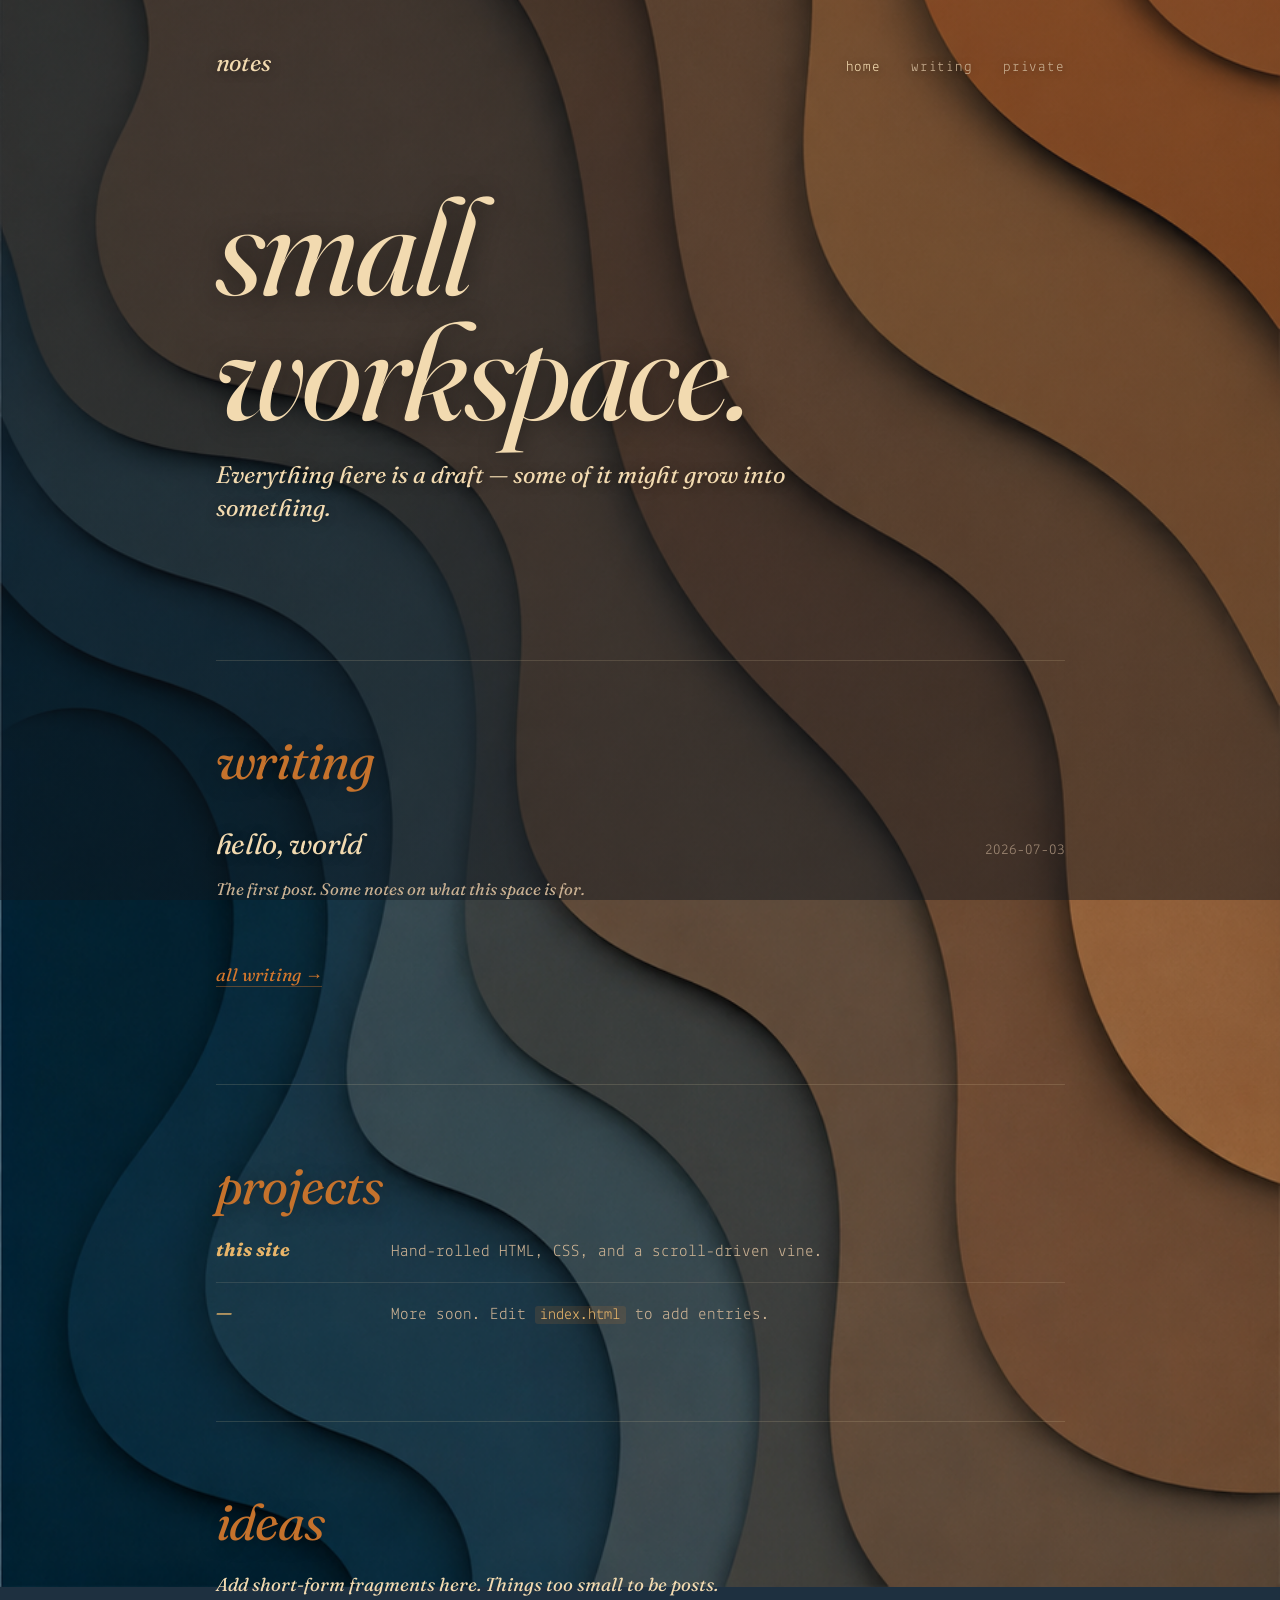
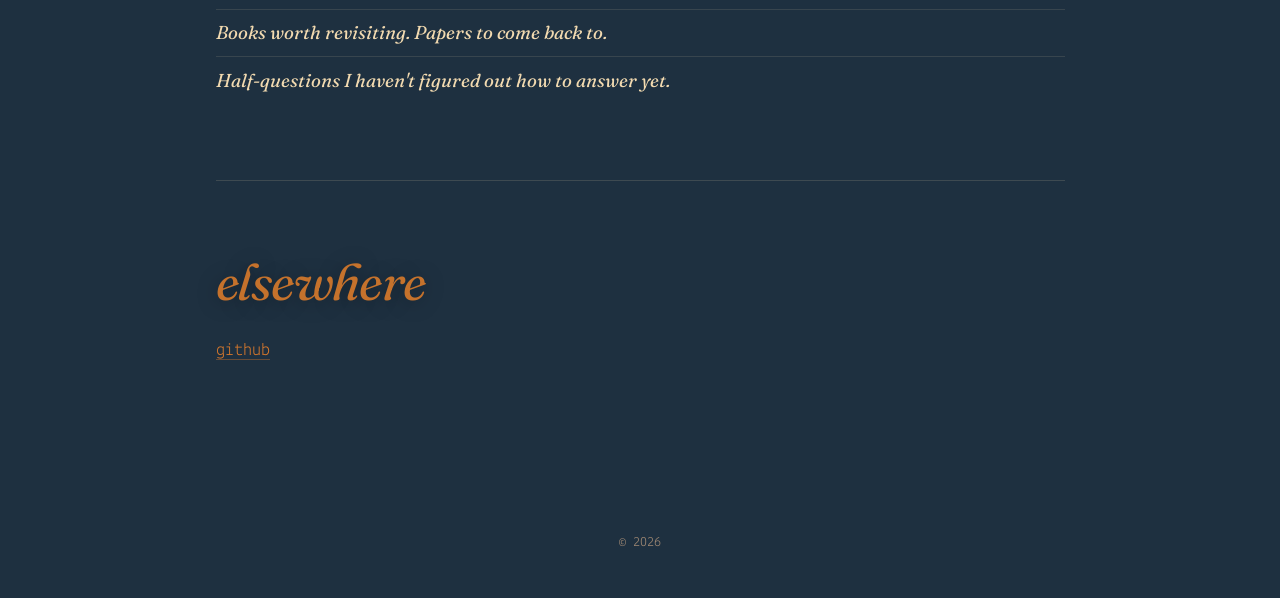
<file: index.html>
<!DOCTYPE html>
<html lang="en">
<head>
  <meta charset="UTF-8" />
  <meta name="viewport" content="width=device-width, initial-scale=1.0" />
  <title>notes</title>
  <meta name="description" content="A creative space for writing, ideas, and things being built." />
  <link rel="preconnect" href="https://fonts.googleapis.com" />
  <link rel="preconnect" href="https://fonts.gstatic.com" crossorigin />
  <link href="https://fonts.googleapis.com/css2?family=Fraunces:ital,opsz,wght@0,9..144,400;0,9..144,700;1,9..144,400;1,9..144,700&family=Lekton:ital,wght@0,400;0,700;1,400&display=swap" rel="stylesheet" />
  <link rel="stylesheet" href="css/style.css" />
</head>
<body>
  <header class="site-header">
    <a href="index.html" class="logo">notes</a>
    <nav>
      <a href="index.html" class="active">home</a>
      <a href="blog.html">writing</a>
      <a href="private.html">private</a>
    </nav>
  </header>

  <main class="container">
    <section class="hero">
      <h1>small<br/>workspace.</h1>
      <p class="lede">
        Everything here is a draft &mdash; some of it might grow into
        something.
      </p>
    </section>

    <hr class="rule" />

    <section>
      <p class="section-label">Writing</p>
      <div>
        <ul class="post-list">
          <li>
            <a href="blog/hello-world.html">
              <span class="post-title">hello, world</span>
              <span class="post-date">2026-07-03</span>
            </a>
            <p class="post-excerpt">
              The first post. Some notes on what this space is for.
            </p>
          </li>
        </ul>
        <p class="more-link"><a href="blog.html">all writing &rarr;</a></p>
      </div>
    </section>

    <hr class="rule" />

    <section>
      <p class="section-label">Projects</p>
      <div>
        <ul class="project-list">
          <li>
            <span class="project-name">this site</span>
            <span class="project-desc">Hand-rolled HTML, CSS, and a scroll-driven vine.</span>
          </li>
          <li>
            <span class="project-name">&mdash;</span>
            <span class="project-desc">More soon. Edit <code>index.html</code> to add entries.</span>
          </li>
        </ul>
      </div>
    </section>

    <hr class="rule" />

    <section>
      <p class="section-label">Ideas</p>
      <div>
        <ul class="ideas-list">
          <li>Add short-form fragments here. Things too small to be posts.</li>
          <li>Books worth revisiting. Papers to come back to.</li>
          <li>Half-questions I haven't figured out how to answer yet.</li>
        </ul>
      </div>
    </section>

    <hr class="rule" />

    <section>
      <p class="section-label">Elsewhere</p>
      <div>
        <ul class="links">
          <li><a href="https://github.com/lej-ej">github</a></li>
        </ul>
      </div>
    </section>
  </main>

  <footer class="site-footer">
    <p>&copy; <span id="year"></span></p>
  </footer>

  <script src="js/main.js"></script>
</body>
</html>
</file>
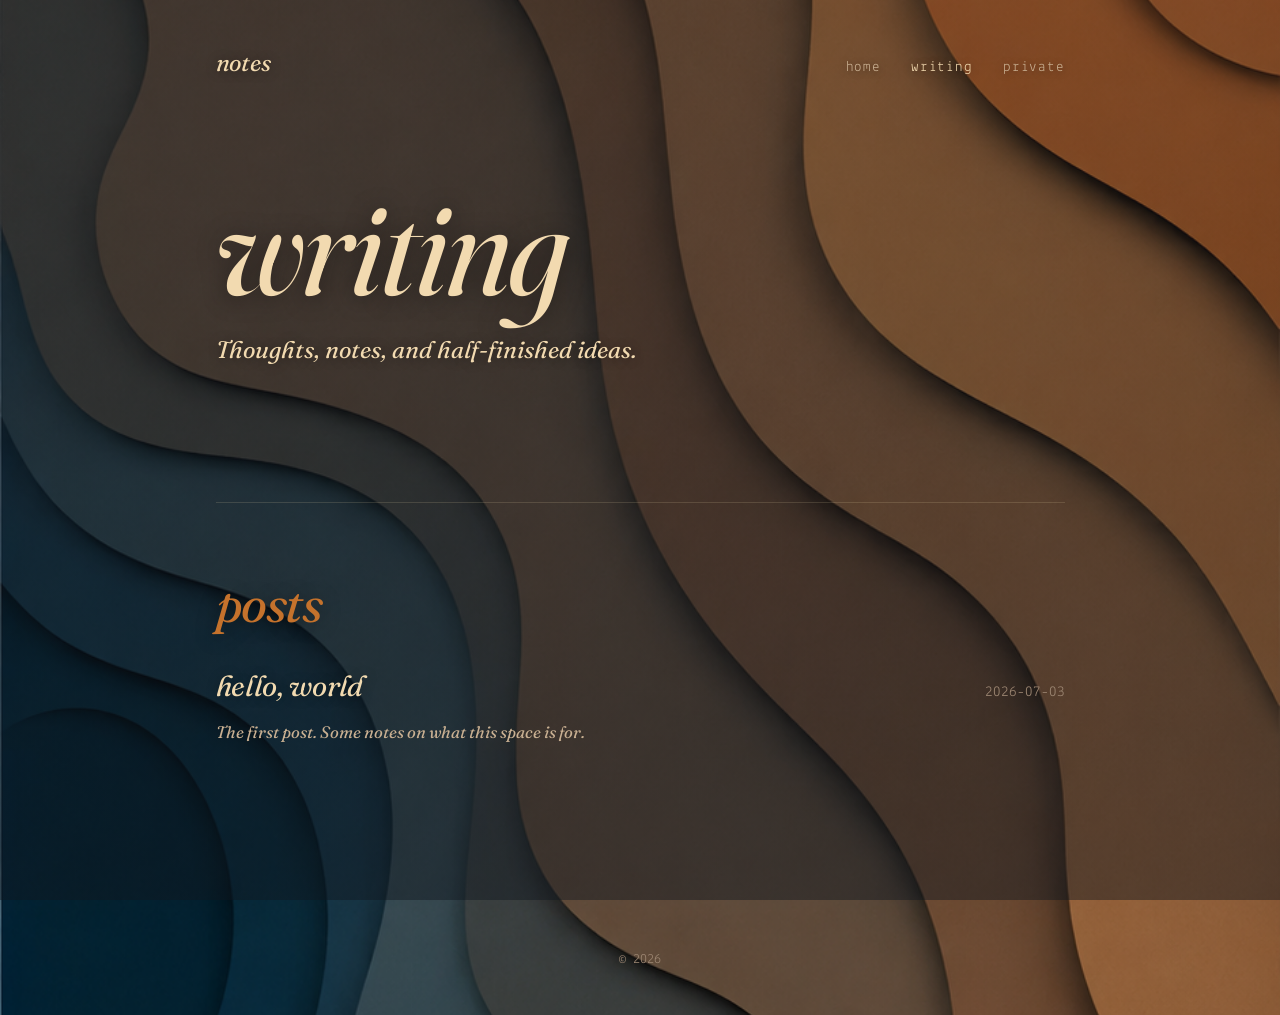
<file: blog.html>
<!DOCTYPE html>
<html lang="en">
<head>
  <meta charset="UTF-8" />
  <meta name="viewport" content="width=device-width, initial-scale=1.0" />
  <title>writing — notes</title>
  <link rel="preconnect" href="https://fonts.googleapis.com" />
  <link rel="preconnect" href="https://fonts.gstatic.com" crossorigin />
  <link href="https://fonts.googleapis.com/css2?family=Fraunces:ital,opsz,wght@0,9..144,400;0,9..144,700;1,9..144,400;1,9..144,700&family=Lekton:ital,wght@0,400;0,700;1,400&display=swap" rel="stylesheet" />
  <link rel="stylesheet" href="css/style.css" />
</head>
<body>

  <header class="site-header">
    <a href="index.html" class="logo">notes</a>
    <nav>
      <a href="index.html">home</a>
      <a href="blog.html" class="active">writing</a>
      <a href="private.html">private</a>
    </nav>
  </header>

  <main class="container">
    <section class="hero">
      <h1>writing</h1>
      <p class="lede">Thoughts, notes, and half-finished ideas.</p>
    </section>

    <hr class="rule" />

    <section>
      <p class="section-label">Posts</p>
      <div>
        <ul class="post-list">
          <li>
            <a href="blog/hello-world.html">
              <span class="post-title">hello, world</span>
              <span class="post-date">2026-07-03</span>
            </a>
            <p class="post-excerpt">
              The first post. Some notes on what this space is for.
            </p>
          </li>
        </ul>
      </div>
    </section>
  </main>

  <footer class="site-footer">
    <p>&copy; <span id="year"></span></p>
  </footer>

  <script src="js/main.js"></script>
</body>
</html>
</file>
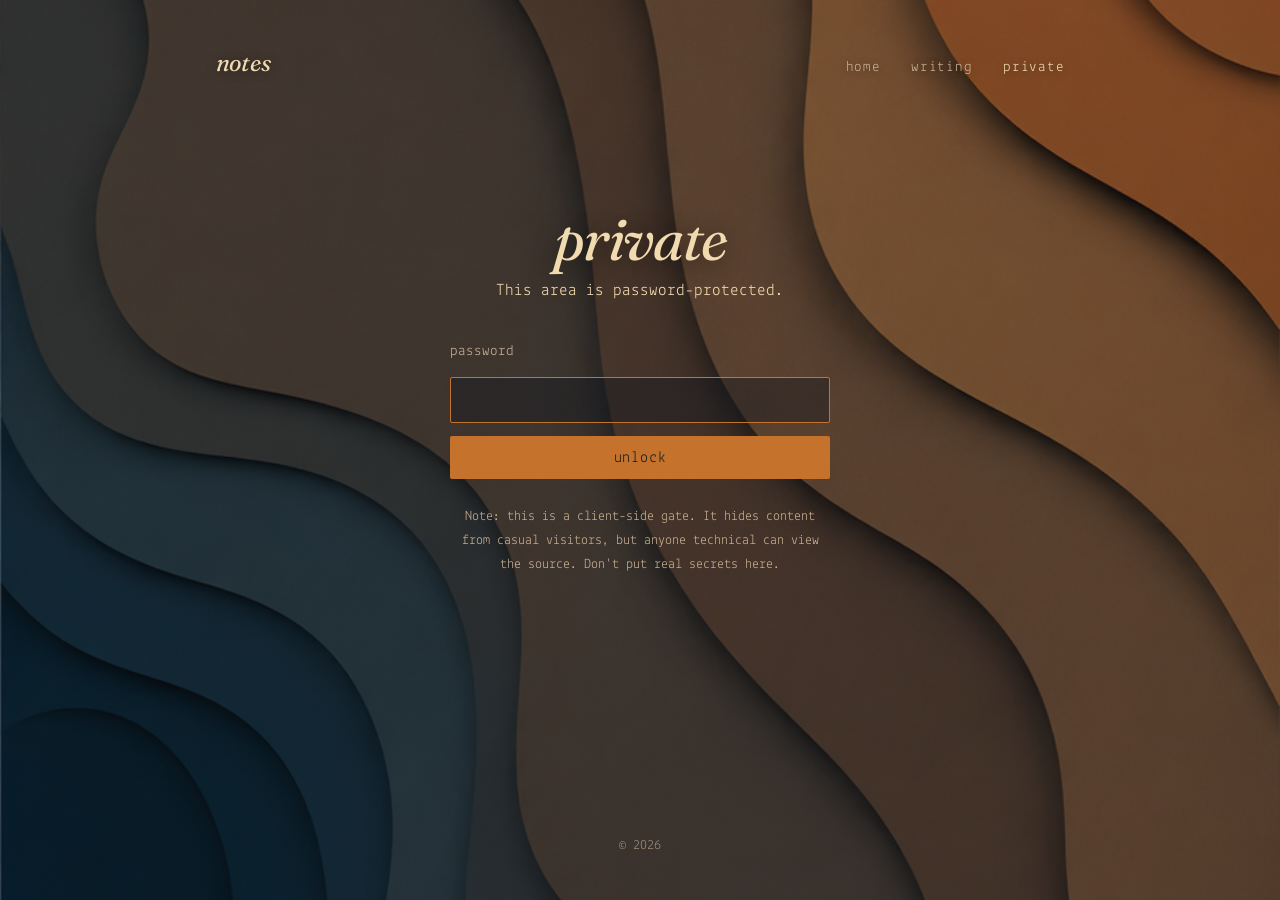
<file: private.html>
<!DOCTYPE html>
<html lang="en">
<head>
  <meta charset="UTF-8" />
  <meta name="viewport" content="width=device-width, initial-scale=1.0" />
  <title>private — notes</title>
  <link rel="preconnect" href="https://fonts.googleapis.com" />
  <link rel="preconnect" href="https://fonts.gstatic.com" crossorigin />
  <link href="https://fonts.googleapis.com/css2?family=Fraunces:ital,opsz,wght@0,9..144,400;0,9..144,700;1,9..144,400;1,9..144,700&family=Lekton:ital,wght@0,400;0,700;1,400&display=swap" rel="stylesheet" />
  <link rel="stylesheet" href="css/style.css" />
</head>
<body>
  <header class="site-header">
    <a href="index.html" class="logo">notes</a>
    <nav>
      <a href="index.html">home</a>
      <a href="blog.html">writing</a>
      <a href="private.html" class="active">private</a>
    </nav>
  </header>

  <main class="container">
    <section id="gate" class="gate">
      <h1>private</h1>
      <p class="lede">
        This area is password-protected.
      </p>
      <form id="gate-form" class="gate-form" autocomplete="off">
        <label for="pw">password</label>
        <input type="password" id="pw" name="pw" required autofocus />
        <button type="submit">unlock</button>
        <p id="gate-error" class="gate-error" hidden>Wrong password.</p>
      </form>
      <p class="note">
        Note: this is a client-side gate. It hides content from casual
        visitors, but anyone technical can view the source. Don't put
        real secrets here.
      </p>
    </section>

    <section id="content" class="private-content" hidden>
      <div class="editor">
        <div class="editor-topbar">
          <select id="draft-select" class="draft-select" aria-label="select draft"></select>
          <div class="editor-actions">
            <button class="btn" id="new-draft" type="button">+ new</button>
            <button class="btn btn-secondary" id="export-md" type="button">export .md</button>
            <button class="btn btn-secondary" id="export-html" type="button">export .html</button>
            <button class="btn btn-secondary btn-danger" id="delete-draft" type="button">delete</button>
          </div>
        </div>

        <input
          class="draft-title"
          type="text"
          id="draft-title"
          placeholder="untitled"
          autocomplete="off"
          spellcheck="true"
        />

        <textarea
          class="draft-body"
          id="draft-body"
          placeholder="start writing&hellip;"
          spellcheck="true"
        ></textarea>

        <div class="editor-footer">
          <p class="save-status" id="save-status">&mdash;</p>
          <button id="lock-btn" class="lock-btn" type="button">lock</button>
        </div>

        <p class="editor-note">
          drafts save to this browser's local storage. they aren't
          synced across devices. use export .md to keep a backup, or
          export .html to publish a post &mdash; save the file into
          <code>blog/</code> and add a link on <code>blog.html</code>.
        </p>
      </div>
    </section>
  </main>

  <footer class="site-footer">
    <p>&copy; <span id="year"></span></p>
  </footer>

  <script src="js/main.js"></script>
  <script src="js/editor.js"></script>
  <script src="js/gate.js"></script>
</body>
</html>
</file>
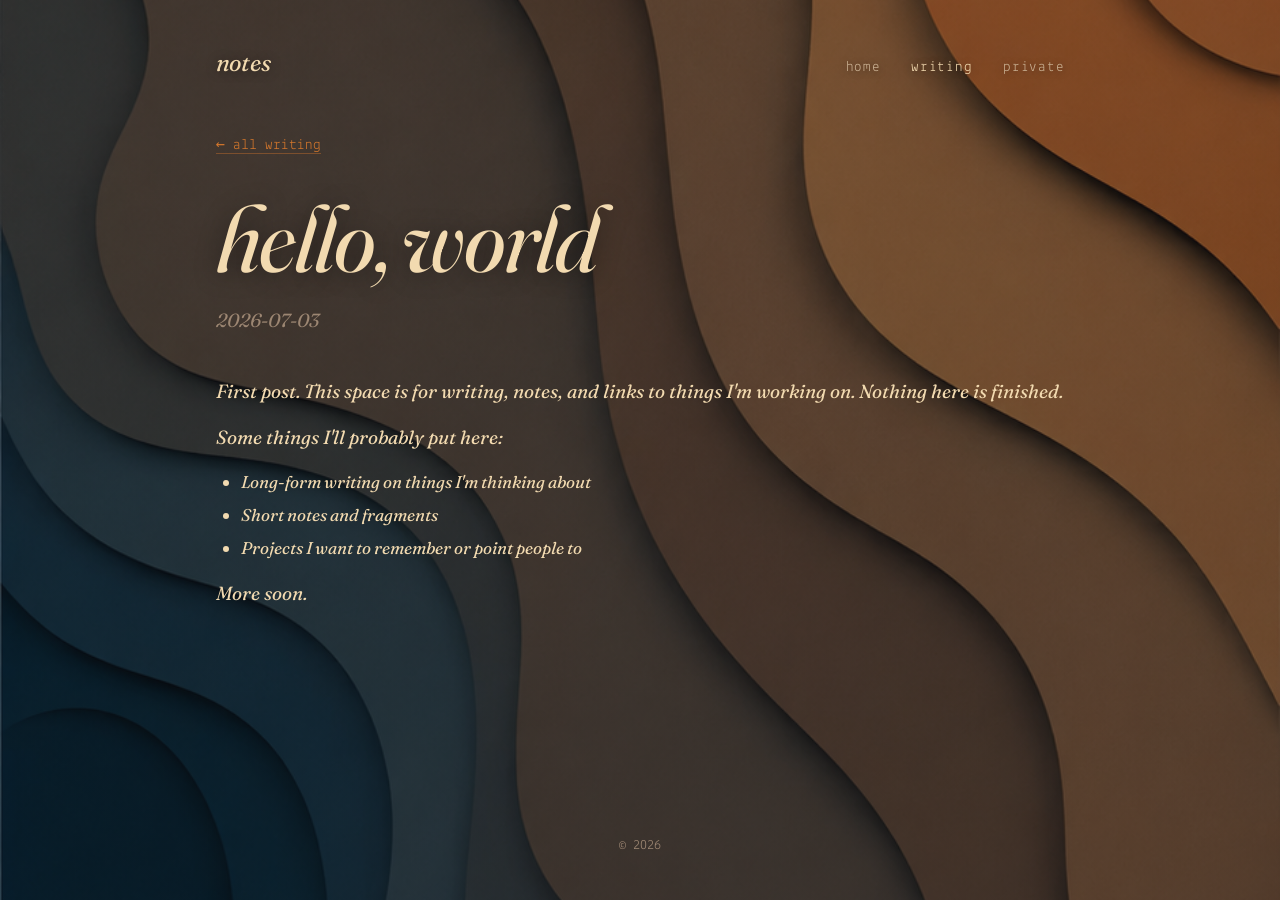
<file: blog/hello-world.html>
<!DOCTYPE html>
<html lang="en">
<head>
  <meta charset="UTF-8" />
  <meta name="viewport" content="width=device-width, initial-scale=1.0" />
  <title>hello, world — notes</title>
  <link rel="preconnect" href="https://fonts.googleapis.com" />
  <link rel="preconnect" href="https://fonts.gstatic.com" crossorigin />
  <link href="https://fonts.googleapis.com/css2?family=Fraunces:ital,opsz,wght@0,9..144,400;0,9..144,700;1,9..144,400;1,9..144,700&family=Lekton:ital,wght@0,400;0,700;1,400&display=swap" rel="stylesheet" />
  <link rel="stylesheet" href="../css/style.css" />
</head>
<body>

  <header class="site-header">
    <a href="../index.html" class="logo">notes</a>
    <nav>
      <a href="../index.html">home</a>
      <a href="../blog.html" class="active">writing</a>
      <a href="../private.html">private</a>
    </nav>
  </header>

  <main class="container post">
    <p class="back"><a href="../blog.html">&larr; all writing</a></p>
    <article>
      <header class="post-header">
        <h1>hello, world</h1>
        <p class="post-meta">2026-07-03</p>
      </header>

      <p>
        First post. This space is for writing, notes, and links to
        things I'm working on. Nothing here is finished.
      </p>

      <p>
        Some things I'll probably put here:
      </p>
      <ul>
        <li>Long-form writing on things I'm thinking about</li>
        <li>Short notes and fragments</li>
        <li>Projects I want to remember or point people to</li>
      </ul>

      <p>
        More soon.
      </p>
    </article>
  </main>

  <footer class="site-footer">
    <p>&copy; <span id="year"></span></p>
  </footer>

  <script src="../js/main.js"></script>
</body>
</html>
</file>
<file: css/style.css>
/*
  Palette pulled from the paper-cut background image:
  deep teal, warm browns, rust orange, cream highlights.
  Image is used directly as the fixed body background.
*/

:root {
  --bg: #1e3040;
  --ink: #f2dab0;
  --muted: #c9b092;
  --faint: #9c8672;
  --rule: #4a3a28;
  --accent: #d4772c;
  --gold:   #e8b56a;
  --teal:   #2c4a5a;
  --brown:  #7a5a42;
  --rust:   #c5722c;
  --cream:  #f2dab0;
  --content-width: 900px;
}

* {
  box-sizing: border-box;
  margin: 0;
  padding: 0;
}

html {
  font-size: 17px;
  -webkit-font-smoothing: antialiased;
  -moz-osx-font-smoothing: grayscale;
}

body {
  background-color: var(--bg);
  background-image:
    linear-gradient(rgba(15, 22, 30, 0.35), rgba(15, 22, 30, 0.45)),
    url("../bg.png");
  background-size: cover;
  background-position: center;
  background-attachment: fixed;
  background-repeat: no-repeat;
  color: var(--ink);
  font-family: 'Lekton', 'JetBrains Mono', 'IBM Plex Mono', ui-monospace, monospace;
  line-height: 1.65;
  min-height: 100vh;
  display: flex;
  flex-direction: column;
  position: relative;
  overflow-x: hidden;
}

/* ── typography ────────────────────────────────────── */
h1, h2, h3 {
  font-family: 'Fraunces', 'Playfair Display', Georgia, serif;
  font-weight: 400;
  font-style: italic;
  line-height: 1.0;
  letter-spacing: -0.02em;
  color: var(--cream);
  text-shadow: 0 2px 24px rgba(0, 0, 0, 0.45);
}

h1 { font-size: 5.5rem; margin-bottom: 1.2rem; }
h2 { font-size: 2rem; margin: 2rem 0 0.6rem; }
h3 { font-size: 1.35rem; margin: 1.4rem 0 0.4rem; }

p { margin-bottom: 1rem; }

a {
  color: var(--accent);
  text-decoration: none;
  border-bottom: 1px solid rgba(212, 119, 44, 0.4);
  transition: color 0.2s ease, border-color 0.2s ease;
}
a:hover {
  color: var(--gold);
  border-bottom-color: var(--gold);
}

em, i {
  font-family: 'Fraunces', Georgia, serif;
  font-style: italic;
  color: var(--gold);
}

code {
  font-family: 'Lekton', monospace;
  background: rgba(212, 119, 44, 0.14);
  padding: 0.05em 0.35em;
  border-radius: 3px;
  font-size: 0.92em;
  color: var(--gold);
}

hr.rule {
  border: none;
  border-top: 1px solid rgba(242, 218, 176, 0.15);
  margin: 3rem 0;
}

/* ── site header ───────────────────────────────────── */
.site-header {
  max-width: var(--content-width);
  margin: 0 auto;
  padding: 2.5rem 1.5rem 1rem;
  display: flex;
  justify-content: space-between;
  align-items: baseline;
  flex-wrap: wrap;
  gap: 1rem;
  width: 100%;
  position: relative;
  z-index: 2;
}

.logo {
  font-family: 'Fraunces', Georgia, serif;
  font-style: italic;
  font-size: 1.4rem;
  font-weight: 400;
  color: var(--cream);
  border-bottom: none;
  letter-spacing: -0.01em;
  text-shadow: 0 1px 12px rgba(0, 0, 0, 0.4);
}
.logo:hover { border-bottom: none; color: var(--gold); }

.site-header nav {
  display: flex;
  gap: 1.8rem;
}
.site-header nav a {
  font-family: 'Lekton', monospace;
  color: var(--muted);
  font-size: 0.9rem;
  border-bottom: none;
  letter-spacing: 0.05em;
  text-transform: lowercase;
  text-shadow: 0 1px 8px rgba(0, 0, 0, 0.4);
}
.site-header nav a.active,
.site-header nav a:hover {
  color: var(--cream);
  border-bottom: none;
}

/* ── container ─────────────────────────────────────── */
.container {
  max-width: var(--content-width);
  margin: 0 auto;
  padding: 2rem 1.5rem 5rem;
  width: 100%;
  flex: 1;
  position: relative;
  z-index: 1;
}

/* ── hero ──────────────────────────────────────────── */
.hero {
  padding: 3rem 0 4rem;
  margin-bottom: 1rem;
}
.hero h1 {
  font-size: 8rem;
  line-height: 0.92;
  margin-bottom: 1.5rem;
}
.hero .lede {
  font-family: 'Fraunces', Georgia, serif;
  font-style: italic;
  font-size: 1.4rem;
  line-height: 1.35;
  color: var(--cream);
  max-width: 34rem;
  margin-bottom: 1rem;
  text-shadow: 0 1px 12px rgba(0, 0, 0, 0.4);
}

/* ── section labels ────────────────────────────────── */
.section-label {
  font-family: 'Fraunces', Georgia, serif;
  font-style: italic;
  font-weight: 400;
  font-size: 3rem;
  line-height: 0.95;
  letter-spacing: -0.02em;
  color: var(--rust);
  margin-bottom: 1.5rem;
  text-transform: lowercase;
  display: block;
  text-shadow: 0 2px 20px rgba(0, 0, 0, 0.35);
}

main.container > section:not(.hero) {
  margin-bottom: 1.5rem;
  padding: 1.5rem 0;
}

/* ── content elements ──────────────────────────────── */
.now-list,
.links,
.ideas-list,
.project-list,
.post-list {
  list-style: none;
}

.ideas-list li {
  padding: 0.6rem 0;
  color: var(--ink);
  font-family: 'Fraunces', Georgia, serif;
  font-style: italic;
  font-size: 1.1rem;
  line-height: 1.4;
  border-top: 1px solid rgba(242, 218, 176, 0.12);
}
.ideas-list li:first-child { border-top: none; padding-top: 0; }

.project-list li {
  padding: 0.9rem 0;
  border-top: 1px solid rgba(242, 218, 176, 0.12);
  display: flex;
  gap: 1.5rem;
  align-items: baseline;
}
.project-list li:first-child { border-top: none; padding-top: 0; }

.project-name {
  font-family: 'Fraunces', Georgia, serif;
  font-style: italic;
  font-weight: 700;
  color: var(--gold);
  min-width: 150px;
  font-size: 1.1rem;
}
.project-desc { color: var(--muted); font-size: 1rem; }

.links li { padding: 0.25rem 0; font-size: 1.05rem; }

.more-link {
  margin-top: 1rem;
  font-family: 'Fraunces', Georgia, serif;
  font-style: italic;
  font-size: 1.05rem;
}

/* ── blog list ─────────────────────────────────────── */
.post-list li {
  padding: 1.4rem 0;
  border-top: 1px solid rgba(242, 218, 176, 0.12);
}
.post-list li:first-child { border-top: none; padding-top: 0.5rem; }
.post-list li:last-child { border-bottom: none; }

.post-list a {
  display: flex;
  justify-content: space-between;
  align-items: baseline;
  gap: 1rem;
  border-bottom: none;
  color: var(--cream);
}
.post-list a:hover .post-title { color: var(--rust); }

.post-title {
  font-family: 'Fraunces', Georgia, serif;
  font-style: italic;
  font-size: 1.7rem;
  font-weight: 400;
  letter-spacing: -0.01em;
  transition: color 0.2s ease;
  text-shadow: 0 1px 12px rgba(0, 0, 0, 0.35);
}
.post-date {
  color: var(--faint);
  font-size: 0.9rem;
  font-family: 'Lekton', monospace;
  font-variant-numeric: tabular-nums;
  white-space: nowrap;
}
.post-excerpt {
  color: var(--muted);
  margin-top: 0.5rem;
  font-size: 0.98rem;
  font-family: 'Fraunces', Georgia, serif;
  font-style: italic;
}

/* ── post page ─────────────────────────────────────── */
.post .back {
  margin-bottom: 2rem;
  font-size: 0.9rem;
  font-family: 'Lekton', monospace;
}
.post-header { margin-bottom: 2.5rem; }
.post-meta {
  color: var(--faint);
  font-size: 0.9rem;
  font-family: 'Lekton', monospace;
  font-variant-numeric: tabular-nums;
}
.post article ul { margin: 0 0 1rem 1.5rem; }
.post article li {
  margin-bottom: 0.3rem;
  font-family: 'Fraunces', Georgia, serif;
  font-style: italic;
}
.post article p {
  font-family: 'Fraunces', Georgia, serif;
  font-style: italic;
  font-size: 1.12rem;
  line-height: 1.5;
}

/* ── private gate ──────────────────────────────────── */
.gate {
  max-width: 380px;
  margin: 3rem auto;
  text-align: center;
}
.gate h1 { font-size: 3.5rem; margin-bottom: 0.5rem; }

.gate-form {
  margin: 2rem 0 1.5rem;
  display: flex;
  flex-direction: column;
  gap: 0.75rem;
}
.gate-form label {
  text-align: left;
  font-size: 0.9rem;
  color: var(--muted);
  font-family: 'Lekton', monospace;
}
.gate-form input {
  padding: 0.8rem 1rem;
  border: 1px solid rgba(242, 218, 176, 0.2);
  border-radius: 2px;
  font-size: 1rem;
  font-family: 'Lekton', monospace;
  background: rgba(15, 22, 30, 0.4);
  color: var(--ink);
}
.gate-form input:focus {
  outline: none;
  border-color: var(--rust);
}
.gate-form button,
.lock-btn {
  padding: 0.8rem 1rem;
  background: var(--rust);
  color: #1a1f19;
  border: none;
  border-radius: 2px;
  font-size: 0.95rem;
  font-family: 'Lekton', monospace;
  cursor: pointer;
  transition: background 0.15s ease;
  text-transform: lowercase;
  letter-spacing: 0.05em;
}
.gate-form button:hover,
.lock-btn:hover { background: var(--gold); }
.lock-btn {
  background: transparent;
  color: var(--muted);
  border: 1px solid rgba(242, 218, 176, 0.2);
  margin-top: 2rem;
}
.gate-error { color: #d97a5e; font-size: 0.9rem; font-family: 'Lekton', monospace; }
.note { font-size: 0.85rem; color: var(--muted); margin-top: 1rem; font-family: 'Lekton', monospace; }

/* ── editor (private area) ─────────────────────────── */
.editor {
  display: flex;
  flex-direction: column;
  gap: 1.25rem;
  margin: 1rem 0 3rem;
}

.editor-topbar {
  display: flex;
  justify-content: space-between;
  align-items: center;
  gap: 1rem;
  flex-wrap: wrap;
}

.draft-select {
  padding: 0.55rem 0.75rem;
  background: rgba(15, 22, 30, 0.55);
  color: var(--ink);
  border: 1px solid rgba(242, 218, 176, 0.2);
  border-radius: 2px;
  font-family: 'Lekton', monospace;
  font-size: 0.9rem;
  min-width: 260px;
  max-width: 100%;
  cursor: pointer;
}
.draft-select:focus {
  outline: none;
  border-color: var(--rust);
}

.editor-actions {
  display: flex;
  gap: 0.4rem;
  flex-wrap: wrap;
}

.btn {
  padding: 0.55rem 0.85rem;
  background: var(--rust);
  color: #1a1f19;
  border: none;
  border-radius: 2px;
  font-family: 'Lekton', monospace;
  font-size: 0.85rem;
  cursor: pointer;
  text-transform: lowercase;
  letter-spacing: 0.03em;
  transition: background 0.15s ease, color 0.15s ease, border-color 0.15s ease;
}
.btn:hover { background: var(--gold); }

.btn-secondary {
  background: transparent;
  color: var(--muted);
  border: 1px solid rgba(242, 218, 176, 0.2);
}
.btn-secondary:hover {
  color: var(--cream);
  border-color: var(--rust);
  background: transparent;
}

.btn-danger:hover {
  color: #ffb99c;
  border-color: #d97a5e;
}

.draft-title {
  font-family: 'Fraunces', Georgia, serif;
  font-style: italic;
  font-weight: 400;
  font-size: 2.6rem;
  line-height: 1.15;
  color: var(--cream);
  background: transparent;
  border: none;
  border-bottom: 1px solid rgba(242, 218, 176, 0.18);
  padding: 0.4rem 0 0.6rem;
  outline: none;
  width: 100%;
  letter-spacing: -0.01em;
  text-shadow: 0 1px 12px rgba(0, 0, 0, 0.35);
}
.draft-title::placeholder {
  color: var(--faint);
  font-style: italic;
}
.draft-title:focus { border-bottom-color: var(--rust); }

.draft-body {
  font-family: 'Lekton', monospace;
  font-size: 1rem;
  line-height: 1.7;
  color: var(--ink);
  background: rgba(15, 22, 30, 0.4);
  border: 1px solid rgba(242, 218, 176, 0.15);
  border-radius: 3px;
  padding: 1.2rem 1.3rem;
  min-height: 55vh;
  resize: vertical;
  outline: none;
  width: 100%;
}
.draft-body::placeholder { color: var(--faint); }
.draft-body:focus { border-color: var(--rust); }

.editor-footer {
  display: flex;
  justify-content: space-between;
  align-items: center;
  gap: 1rem;
  margin-top: 0.5rem;
}

.save-status {
  color: var(--faint);
  font-family: 'Lekton', monospace;
  font-size: 0.85rem;
  margin: 0;
}

.editor-note {
  color: var(--faint);
  font-size: 0.8rem;
  font-family: 'Lekton', monospace;
  line-height: 1.55;
  margin-top: 1rem;
  padding-top: 1rem;
  border-top: 1px solid rgba(242, 218, 176, 0.1);
}
.editor-note code {
  font-size: 0.85em;
  color: var(--muted);
  background: rgba(212, 119, 44, 0.1);
}

/* ── footer ────────────────────────────────────────── */
.site-footer {
  max-width: var(--content-width);
  margin: 0 auto;
  padding: 1.5rem;
  width: 100%;
  color: var(--faint);
  font-size: 0.85rem;
  font-family: 'Lekton', monospace;
  text-align: center;
  position: relative;
  z-index: 1;
}

/* ── narrower screens ──────────────────────────────── */
@media (max-width: 819px) {
  html { font-size: 16px; }
  .hero h1 { font-size: 4rem; }
  .hero .lede { font-size: 1.2rem; }
  .section-label { font-size: 2.2rem; }
  .post-title { font-size: 1.35rem; }
  .container { padding-top: 1.5rem; }
  .post-list a { flex-direction: column; gap: 0.2rem; }
  .project-list li { flex-direction: column; gap: 0.2rem; }
  .project-name { min-width: 0; }
}
</file>
